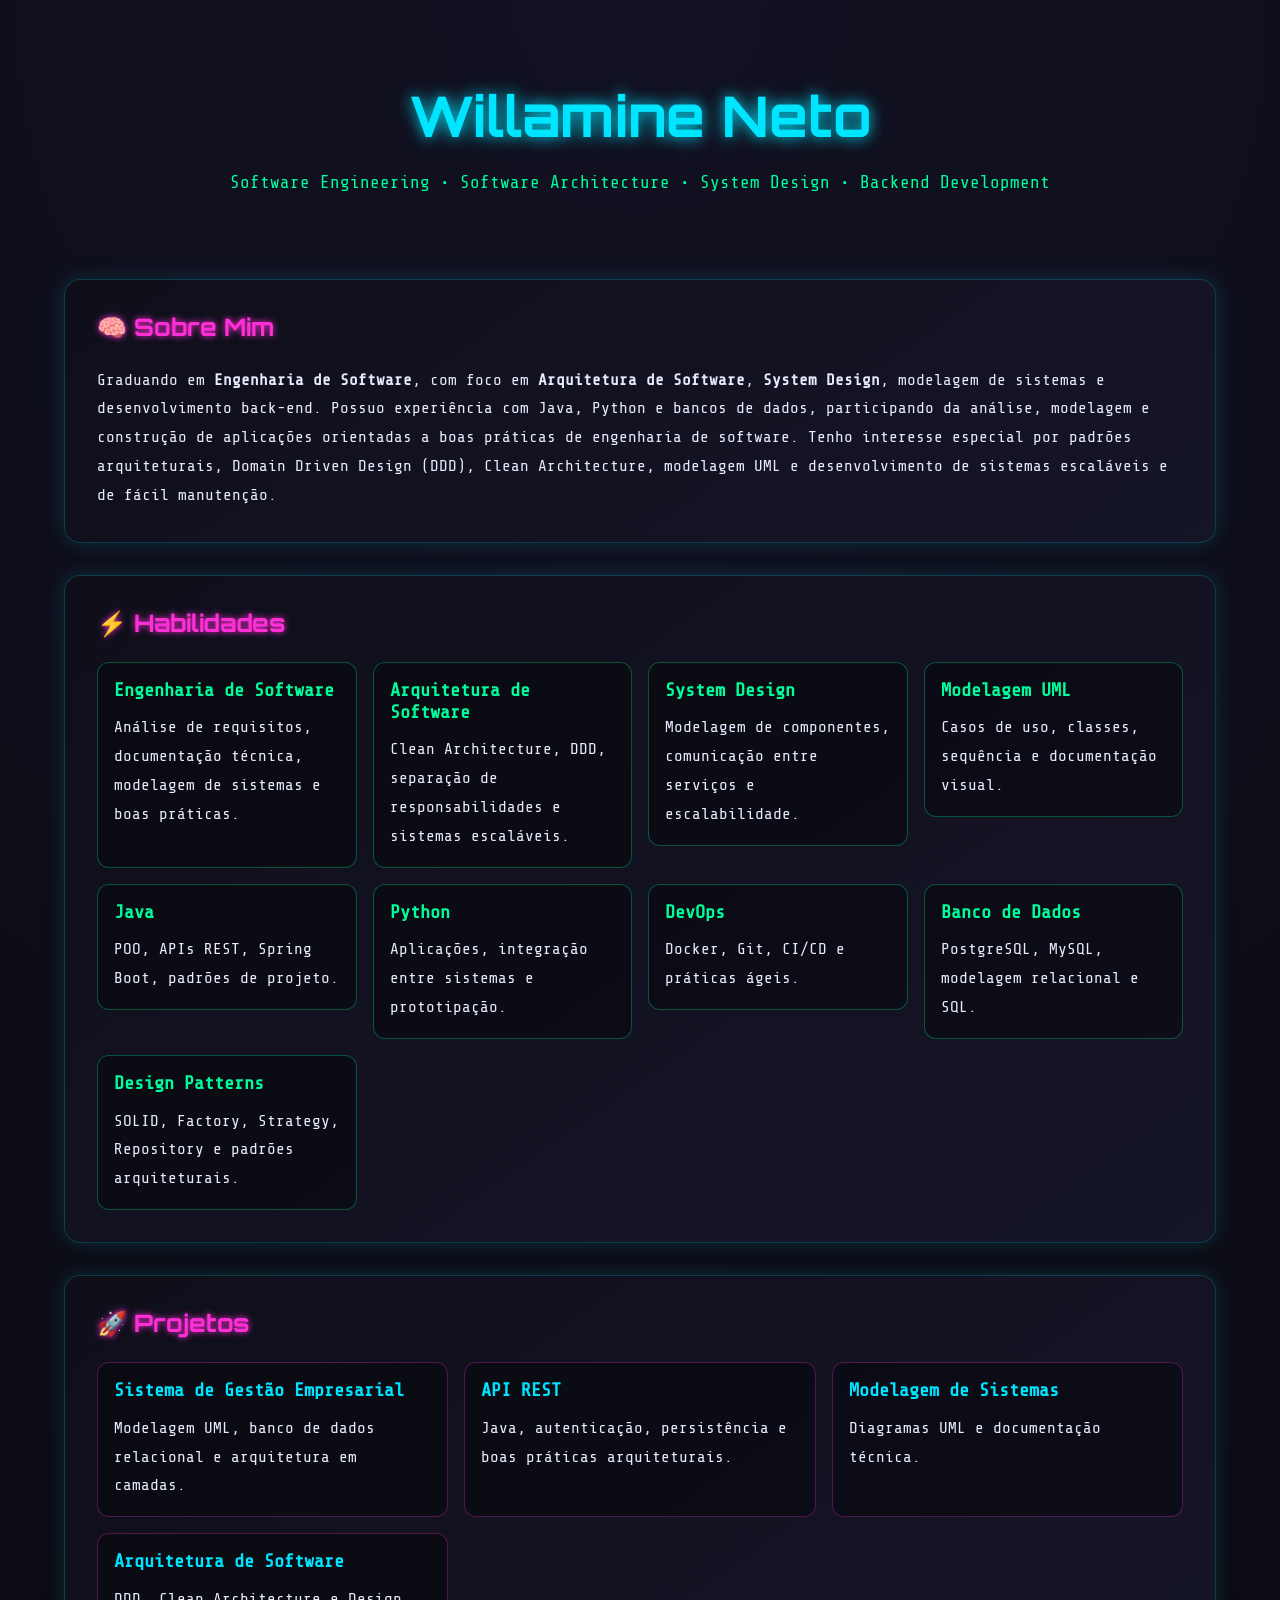
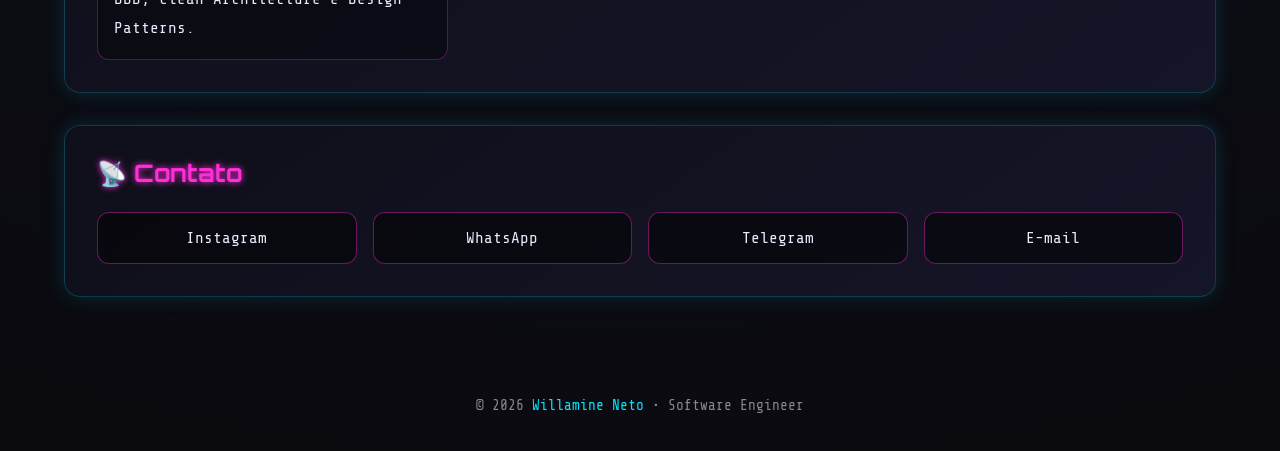
<file: index.html>
<!DOCTYPE html>
<html lang="pt-BR">
<head>
  <meta charset="UTF-8" />
  <meta name="viewport" content="width=device-width, initial-scale=1.0" />

  <title>Willamine Neto | Portfólio</title>

  <link href="https://fonts.googleapis.com/css2?family=Orbitron:wght@400;600;800&family=Share+Tech+Mono&display=swap" rel="stylesheet">
  <link rel="stylesheet" href="./assets/css/global.css" />
</head>

<body>

  <header>
    <h1>Willamine Neto</h1>
    <p>
      Software Engineering • Software Architecture • System Design • Backend Development
    </p>
  </header>

  <section>

    <!-- SOBRE -->
    <div class="card">
      <h2>🧠 Sobre Mim</h2>

      <p>
        Graduando em <strong>Engenharia de Software</strong>,
        com foco em <strong>Arquitetura de Software</strong>,
        <strong>System Design</strong>,
        modelagem de sistemas e desenvolvimento back-end.

        Possuo experiência com Java, Python e bancos de dados,
        participando da análise, modelagem e construção de aplicações
        orientadas a boas práticas de engenharia de software.

        Tenho interesse especial por padrões arquiteturais,
        Domain Driven Design (DDD),
        Clean Architecture,
        modelagem UML e desenvolvimento de sistemas escaláveis e de fácil manutenção.
      </p>
    </div>

    <!-- HABILIDADES -->
    <div class="card">
      <h2>⚡ Habilidades</h2>

      <div class="skills">

        <div class="skill">
          <h3>Engenharia de Software</h3>
          <p>Análise de requisitos, documentação técnica, modelagem de sistemas e boas práticas.</p>
        </div>

        <a class="skill-link" href="./pages/architecture/">
          <div class="skill">
            <h3>Arquitetura de Software</h3>
            <p>Clean Architecture, DDD, separação de responsabilidades e sistemas escaláveis.</p>
          </div>
        </a>

        <a class="skill-link" href="./pages/system-design/">
          <div class="skill">
            <h3>System Design</h3>
            <p>Modelagem de componentes, comunicação entre serviços e escalabilidade.</p>
          </div>
        </a>

        <a class="skill-link" href="./pages/uml/">
          <div class="skill">
            <h3>Modelagem UML</h3>
            <p>Casos de uso, classes, sequência e documentação visual.</p>
          </div>
        </a>

        <a class="skill-link" href="https://willamine.github.io/main/pages/java/java.html">
          <div class="skill">
            <h3>Java</h3>
            <p>POO, APIs REST, Spring Boot, padrões de projeto.</p>
          </div>
        </a>

        <a class="skill-link" href="./pages/python/">
          <div class="skill">
            <h3>Python</h3>
            <p>Aplicações, integração entre sistemas e prototipação.</p>
          </div>
        </a>

        <a class="skill-link" href="./pages/devops/">
          <div class="skill">
            <h3>DevOps</h3>
            <p>Docker, Git, CI/CD e práticas ágeis.</p>
          </div>
        </a>

        <a class="skill-link" href="./pages/databases/">
          <div class="skill">
            <h3>Banco de Dados</h3>
            <p>PostgreSQL, MySQL, modelagem relacional e SQL.</p>
          </div>
        </a>

        <a class="skill-link" href="./pages/design-patterns/">
          <div class="skill">
            <h3>Design Patterns</h3>
            <p>SOLID, Factory, Strategy, Repository e padrões arquiteturais.</p>
          </div>
        </a>

      </div>
    </div>

    <!-- PROJETOS -->
    <div class="card">
      <h2>🚀 Projetos</h2>

      <div class="projects">

        <div class="project">
          <h3>Sistema de Gestão Empresarial</h3>
          <p>Modelagem UML, banco de dados relacional e arquitetura em camadas.</p>
        </div>

        <div class="project">
          <h3>API REST</h3>
          <p>Java, autenticação, persistência e boas práticas arquiteturais.</p>
        </div>

        <div class="project">
          <h3>Modelagem de Sistemas</h3>
          <p>Diagramas UML e documentação técnica.</p>
        </div>

        <div class="project">
          <h3>Arquitetura de Software</h3>
          <p>DDD, Clean Architecture e Design Patterns.</p>
        </div>

      </div>
    </div>

    <!-- CONTATO -->
    <div class="card">
      <h2>📡 Contato</h2>

      <div class="contact">
        <a href="https://instagram.com/willamineneto/" target="_blank">Instagram</a>
        <a href="https://wa.me/5591982192619" target="_blank">WhatsApp</a>
        <a href="https://t.me/willamine" target="_blank">Telegram</a>
        <a href="mailto:willamine82@gmail.com">E-mail</a>
      </div>
    </div>

  </section>

  <footer>
    <p>© 2026 <span>Willamine Neto</span> • Software Engineer</p>
  </footer>

</body>
</html>
</file>
<file: assets/css/global.css>
:root
    {
      --neon-pink: #ff2fd7;
      --neon-blue: #00e5ff;
      --neon-green: #00ff9c;
      --bg-dark: #0a0a0f;
      --bg-card: #11111a;
      --text-main: #eaeaff;
    }

    *
    {
      margin: 0;
      padding: 0;
      box-sizing: border-box;
    }

    html
    {
      scroll-behavior: smooth;
    }

    body
    {
      font-family: 'Share Tech Mono', monospace;
      background: radial-gradient(circle at top, #111122, var(--bg-dark));
      color: var(--text-main);
      min-height: 100vh;
    }

    header
    {
      text-align: center;
      padding: 5rem 1rem 3rem;
    }

    header h1
    {
      font-family: 'Orbitron', sans-serif;
      font-size: 3.5rem;
      color: var(--neon-blue);
      text-shadow: 0 0 15px var(--neon-blue);
      margin-bottom: 1rem;
    }

    header p
    {
      color: var(--neon-green);
      font-size: 1.1rem;
    }

    section
    {
      max-width: 1200px;
      margin: 0 auto;
      padding: 2rem 1.5rem;
    }

    .card
    {
      background: linear-gradient(145deg, #0f0f1a, #151528);
      border: 1px solid rgba(0, 229, 255, 0.2);
      border-radius: 16px;
      padding: 2rem;
      margin-bottom: 2rem;
      box-shadow: 0 0 20px rgba(0, 229, 255, 0.15);
      transition: 0.3s;
    }

    .card:hover
    {
      transform: translateY(-3px);
      box-shadow: 0 0 25px rgba(0, 229, 255, 0.25);
    }

    h2
    {
      font-family: 'Orbitron', sans-serif;
      color: var(--neon-pink);
      margin-bottom: 1.5rem;
      text-shadow: 0 0 6px var(--neon-pink);
    }

    p
    {
      line-height: 1.8;
    }

    .skills
    {
      display: grid;
      grid-template-columns: repeat(auto-fit, minmax(250px, 1fr));
      gap: 1rem;
    }

    .skill
    {
      border: 1px solid rgba(0, 255, 156, 0.3);
      padding: 1rem;
      border-radius: 12px;
      background: rgba(0, 0, 0, 0.35);
      transition: 0.3s;
    }

    .skill:hover
    {
      transform: translateY(-5px);
      box-shadow: 0 0 15px var(--neon-green);
    }

    .skill h3
    {
      color: var(--neon-green);
      margin-bottom: 0.8rem;
    }

    .projects
    {
      display: grid;
      grid-template-columns: repeat(auto-fit, minmax(280px, 1fr));
      gap: 1rem;
    }

    .project
    {
      border: 1px solid rgba(255, 47, 215, 0.3);
      padding: 1rem;
      border-radius: 12px;
      background: rgba(0,0,0,0.35);
      transition: .3s;
    }

    .project:hover
    {
      box-shadow: 0 0 15px var(--neon-pink);
      transform: translateY(-5px);
    }

    .project h3
    {
      color: var(--neon-blue);
      margin-bottom: .8rem;
    }

    .contact
    {
      display: flex;
      flex-wrap: wrap;
      gap: 1rem;
    }

    .contact a
    {
      flex: 1 1 200px;
      text-align: center;
      padding: 1rem;
      border-radius: 12px;
      text-decoration: none;
      color: var(--text-main);
      border: 1px solid rgba(255, 47, 215, 0.4);
      background: rgba(0, 0, 0, 0.5);
      transition: all .3s ease;
    }

    .contact a:hover
    {
      color: #000;
      background: var(--neon-pink);
      box-shadow: 0 0 20px var(--neon-pink);
    }

    footer
    {
      text-align: center;
      padding: 2rem;
      color: #888;
      font-size: .9rem;
    }

    footer span
    {
      color: var(--neon-blue);
    }
    .skill-link,
    .project-link
    {
      text-decoration: none;
      color: inherit;
      display: block;
    }

    .skill-link:hover .skill
    {
      transform: translateY(-5px);
      box-shadow: 0 0 15px var(--neon-green);
    }

    .project-link:hover .project
    {
      transform: translateY(-5px);
      box-shadow: 0 0 15px var(--neon-pink);
    }
</file>
